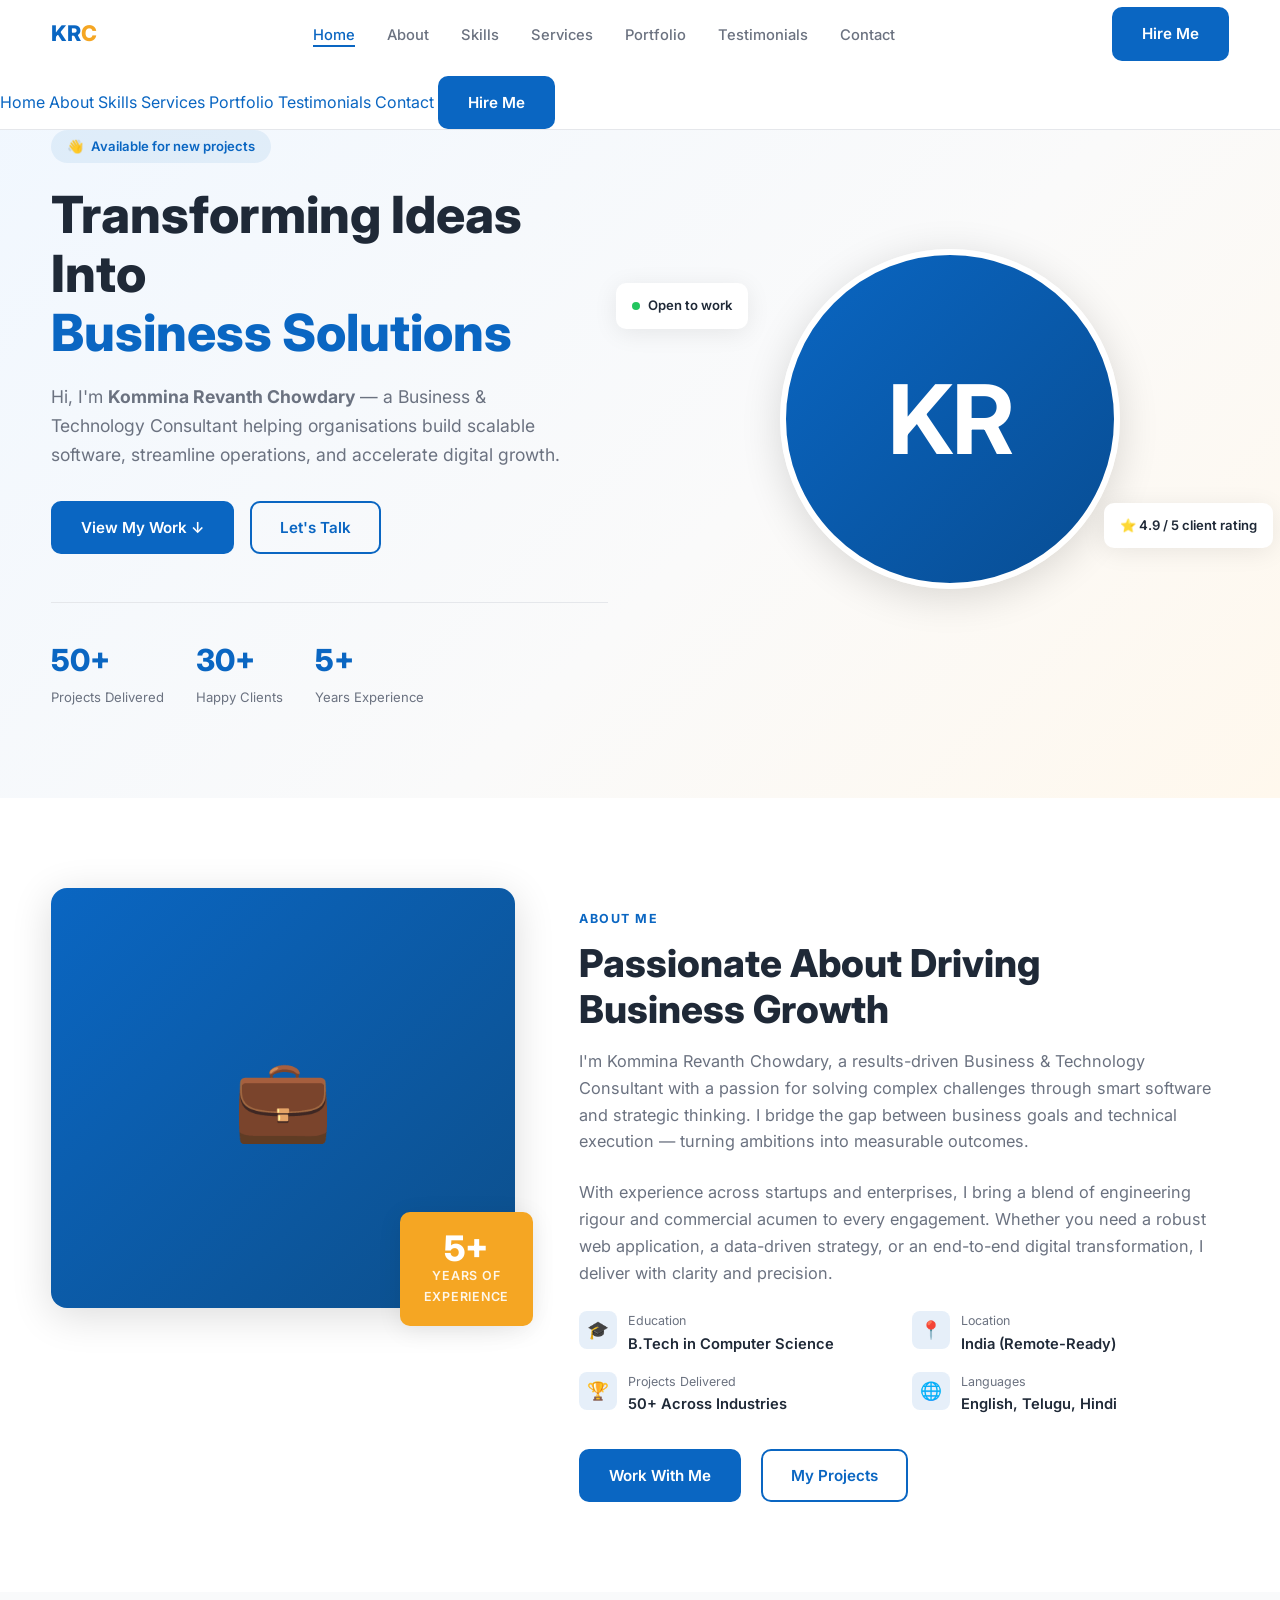
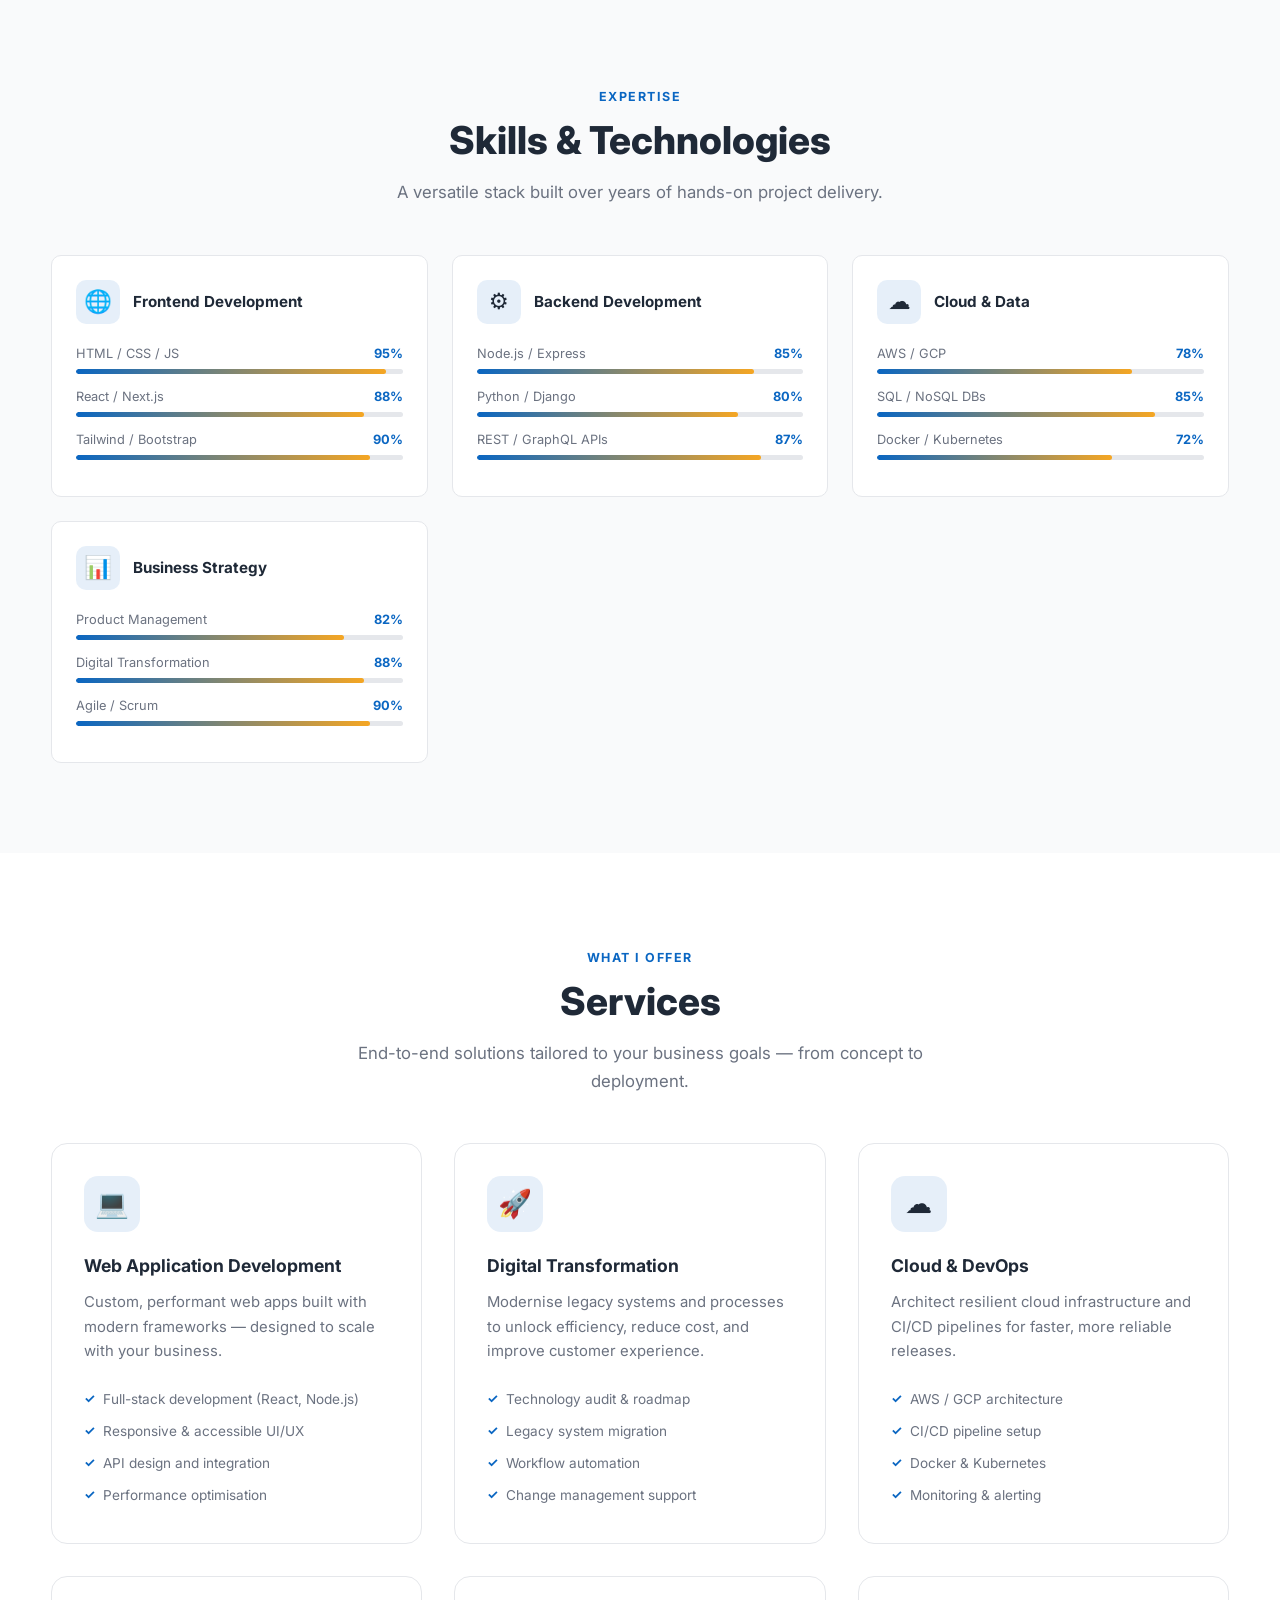
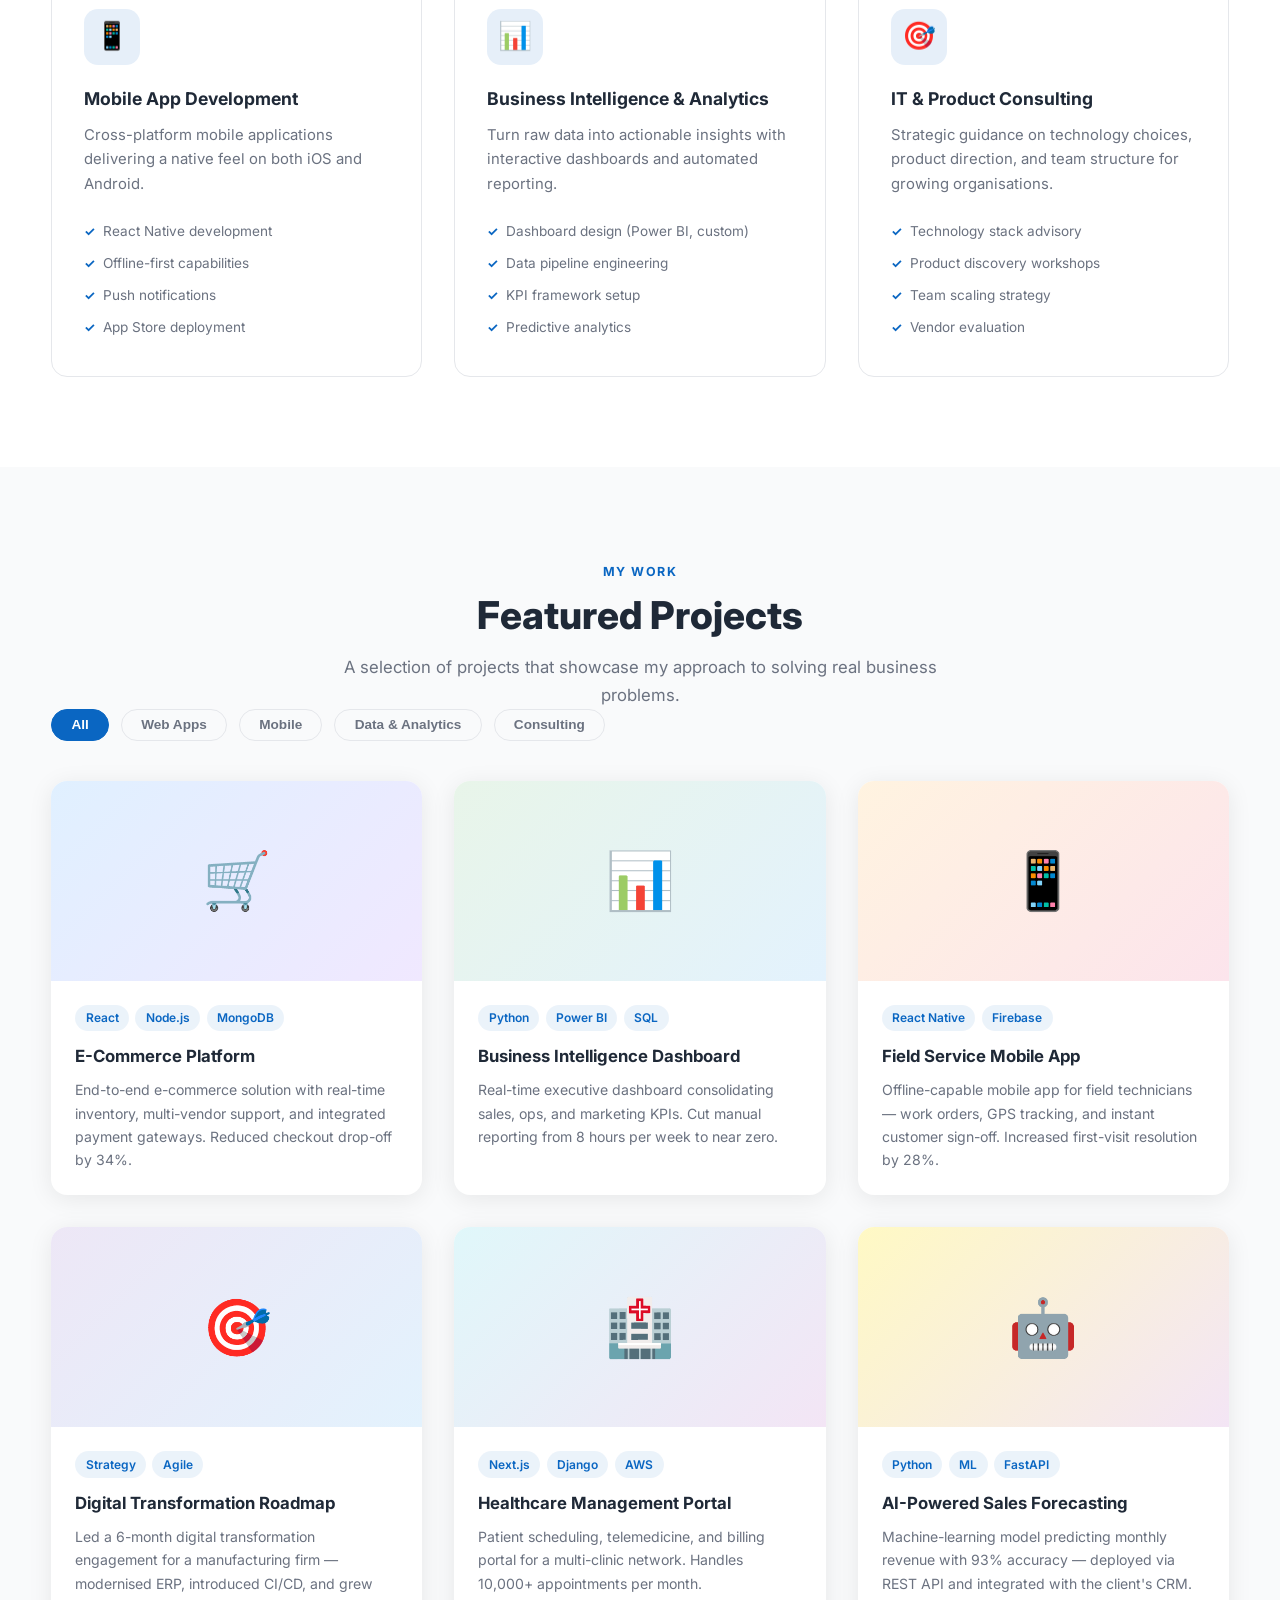
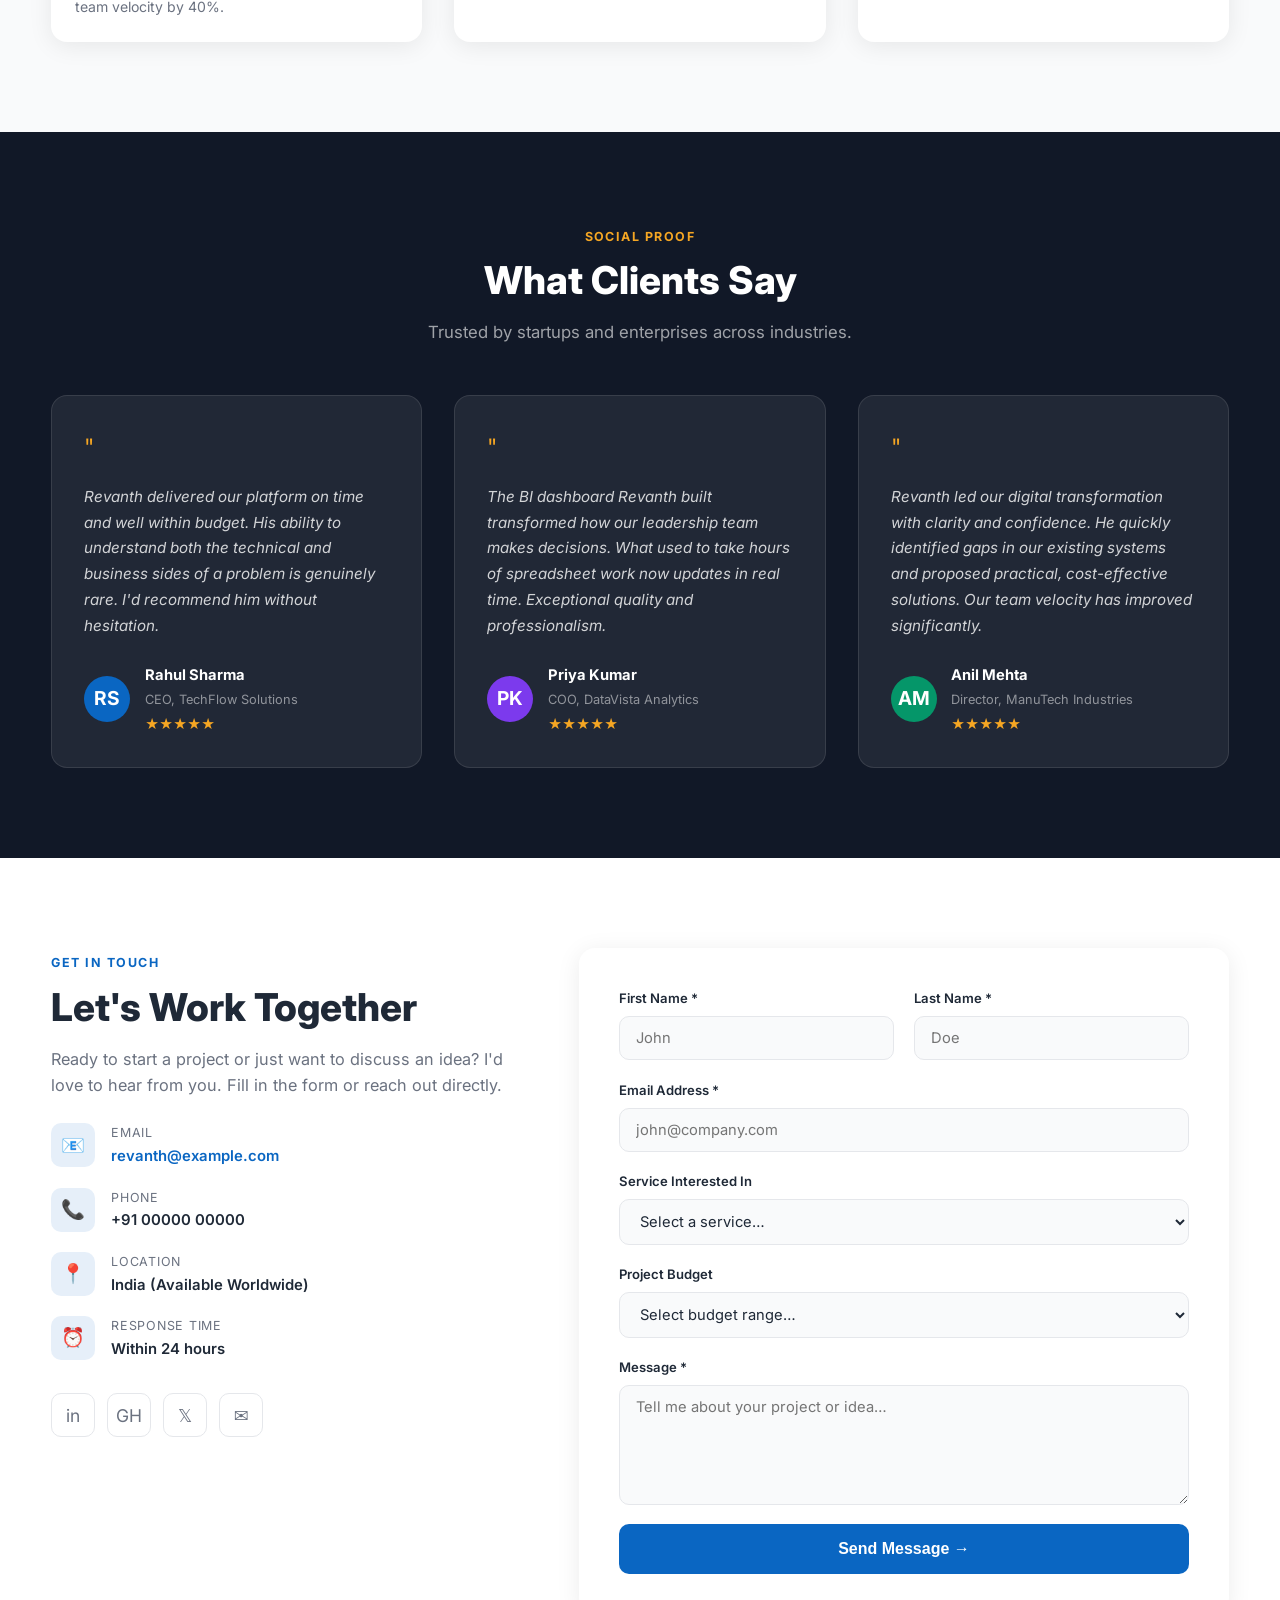
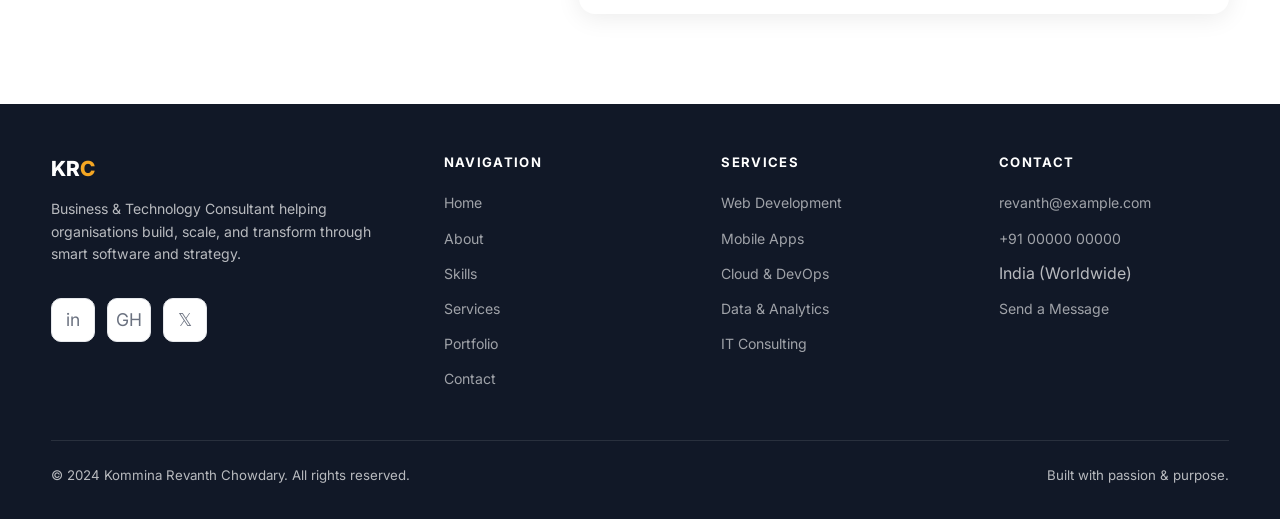
<file: index.html>
<!DOCTYPE html>
<html lang="en">
<head>
  <meta charset="UTF-8" />
  <meta name="viewport" content="width=device-width, initial-scale=1.0" />
  <meta name="description" content="Kommina Revanth Chowdary — Business & Technology Consultant. Delivering innovative solutions in software development, digital transformation, and strategic consulting." />
  <meta name="keywords" content="Kommina Revanth, business portfolio, software developer, consultant, technology, digital transformation" />
  <meta property="og:title" content="Kommina Revanth Chowdary | Business Portfolio" />
  <meta property="og:description" content="Business & Technology Consultant specializing in software solutions and digital transformation." />
  <title>Kommina Revanth Chowdary | Business Portfolio</title>
  <link rel="preconnect" href="https://fonts.googleapis.com" />
  <link rel="preconnect" href="https://fonts.gstatic.com" crossorigin />
  <link href="https://fonts.googleapis.com/css2?family=Inter:wght@400;500;600;700;800&display=swap" rel="stylesheet" />
  <link rel="stylesheet" href="style.css" />
</head>
<body>

<!-- ===== NAVBAR ===== -->
<header class="navbar" role="banner">
  <div class="container navbar__inner">
    <a href="#home" class="navbar__logo">KR<span>C</span></a>

    <nav aria-label="Main navigation">
      <ul class="navbar__links">
        <li><a href="#home" class="active">Home</a></li>
        <li><a href="#about">About</a></li>
        <li><a href="#skills">Skills</a></li>
        <li><a href="#services">Services</a></li>
        <li><a href="#portfolio">Portfolio</a></li>
        <li><a href="#testimonials">Testimonials</a></li>
        <li><a href="#contact">Contact</a></li>
      </ul>
    </nav>

    <div class="navbar__cta">
      <a href="#contact" class="btn btn-primary">Hire Me</a>
    </div>

    <button class="navbar__toggle" aria-label="Toggle navigation" aria-expanded="false">
      <span></span><span></span><span></span>
    </button>
  </div>

  <!-- Mobile menu -->
  <nav class="navbar__mobile" aria-label="Mobile navigation">
    <a href="#home">Home</a>
    <a href="#about">About</a>
    <a href="#skills">Skills</a>
    <a href="#services">Services</a>
    <a href="#portfolio">Portfolio</a>
    <a href="#testimonials">Testimonials</a>
    <a href="#contact">Contact</a>
    <a href="#contact" class="btn btn-primary" style="text-align:center;margin-top:.5rem;">Hire Me</a>
  </nav>
</header>

<!-- ===== HERO ===== -->
<section class="hero" id="home">
  <div class="container hero__inner">
    <div class="hero__content">
      <div class="hero__eyebrow">
        <span>👋</span> Available for new projects
      </div>
      <h1 class="hero__title">
        Transforming Ideas Into<br>
        <span>Business Solutions</span>
      </h1>
      <p class="hero__desc">
        Hi, I'm <strong>Kommina Revanth Chowdary</strong> — a Business &amp; Technology Consultant
        helping organisations build scalable software, streamline operations, and accelerate
        digital growth.
      </p>
      <div class="hero__actions">
        <a href="#portfolio" class="btn btn-primary">View My Work ↓</a>
        <a href="#contact" class="btn btn-outline">Let's Talk</a>
      </div>
      <div class="hero__stats">
        <div>
          <div class="hero__stat-num" data-target="50" data-suffix="+">0+</div>
          <div class="hero__stat-label">Projects Delivered</div>
        </div>
        <div>
          <div class="hero__stat-num" data-target="30" data-suffix="+">0+</div>
          <div class="hero__stat-label">Happy Clients</div>
        </div>
        <div>
          <div class="hero__stat-num" data-target="5" data-suffix="+">0+</div>
          <div class="hero__stat-label">Years Experience</div>
        </div>
      </div>
    </div>

    <div class="hero__image-wrap">
      <div class="hero__avatar-placeholder">KR</div>
      <div class="hero__badge hero__badge--tl">
        <span class="dot"></span> Open to work
      </div>
      <div class="hero__badge hero__badge--br">
        ⭐ 4.9 / 5 client rating
      </div>
    </div>
  </div>
</section>

<!-- ===== ABOUT ===== -->
<section class="section section--alt" id="about">
  <div class="container">
    <div class="about__inner">
      <div class="about__image-col fade-up" data-delay="0">
        <div class="about__img-card">💼</div>
        <div class="about__experience-badge">
          <div class="about__exp-num">5+</div>
          <div class="about__exp-text">Years of<br>Experience</div>
        </div>
      </div>

      <div class="about__content">
        <span class="section-label fade-up" data-delay="1">About Me</span>
        <h2 class="section-title fade-up" data-delay="2">Passionate About Driving<br>Business Growth</h2>
        <p class="about__bio fade-up" data-delay="3">
          I'm Kommina Revanth Chowdary, a results-driven Business &amp; Technology Consultant
          with a passion for solving complex challenges through smart software and strategic
          thinking. I bridge the gap between business goals and technical execution — turning
          ambitions into measurable outcomes.
        </p>
        <p class="about__bio fade-up" data-delay="4">
          With experience across startups and enterprises, I bring a blend of engineering
          rigour and commercial acumen to every engagement. Whether you need a robust web
          application, a data-driven strategy, or an end-to-end digital transformation, I
          deliver with clarity and precision.
        </p>

        <div class="about__highlights fade-up" data-delay="5">
          <div class="about__highlight">
            <div class="about__highlight-icon">🎓</div>
            <div>
              <div class="about__highlight-label">Education</div>
              <div class="about__highlight-value">B.Tech in Computer Science</div>
            </div>
          </div>
          <div class="about__highlight">
            <div class="about__highlight-icon">📍</div>
            <div>
              <div class="about__highlight-label">Location</div>
              <div class="about__highlight-value">India (Remote-Ready)</div>
            </div>
          </div>
          <div class="about__highlight">
            <div class="about__highlight-icon">🏆</div>
            <div>
              <div class="about__highlight-label">Projects Delivered</div>
              <div class="about__highlight-value">50+ Across Industries</div>
            </div>
          </div>
          <div class="about__highlight">
            <div class="about__highlight-icon">🌐</div>
            <div>
              <div class="about__highlight-label">Languages</div>
              <div class="about__highlight-value">English, Telugu, Hindi</div>
            </div>
          </div>
        </div>

        <div class="fade-up" data-delay="6">
          <a href="#contact" class="btn btn-primary">Work With Me</a>
          <a href="#portfolio" class="btn btn-outline" style="margin-left:1rem;">My Projects</a>
        </div>
      </div>
    </div>
  </div>
</section>

<!-- ===== SKILLS ===== -->
<section class="section" id="skills">
  <div class="container">
    <div class="text-center">
      <span class="section-label fade-up" data-delay="0">Expertise</span>
      <h2 class="section-title fade-up" data-delay="1">Skills &amp; Technologies</h2>
      <p class="section-subtitle fade-up" data-delay="2">
        A versatile stack built over years of hands-on project delivery.
      </p>
    </div>

    <div class="skills__grid">
      <!-- Frontend -->
      <div class="skill-card fade-up" data-delay="1">
        <div class="skill-card__header">
          <div class="skill-card__icon">🌐</div>
          <div class="skill-card__name">Frontend Development</div>
        </div>
        <div class="skill-bar">
          <div class="skill-bar__meta">
            <span class="skill-bar__label">HTML / CSS / JS</span>
            <span class="skill-bar__pct">95%</span>
          </div>
          <div class="skill-bar__track"><div class="skill-bar__fill" data-pct="95"></div></div>
        </div>
        <div class="skill-bar">
          <div class="skill-bar__meta">
            <span class="skill-bar__label">React / Next.js</span>
            <span class="skill-bar__pct">88%</span>
          </div>
          <div class="skill-bar__track"><div class="skill-bar__fill" data-pct="88"></div></div>
        </div>
        <div class="skill-bar">
          <div class="skill-bar__meta">
            <span class="skill-bar__label">Tailwind / Bootstrap</span>
            <span class="skill-bar__pct">90%</span>
          </div>
          <div class="skill-bar__track"><div class="skill-bar__fill" data-pct="90"></div></div>
        </div>
      </div>

      <!-- Backend -->
      <div class="skill-card fade-up" data-delay="2">
        <div class="skill-card__header">
          <div class="skill-card__icon">⚙️</div>
          <div class="skill-card__name">Backend Development</div>
        </div>
        <div class="skill-bar">
          <div class="skill-bar__meta">
            <span class="skill-bar__label">Node.js / Express</span>
            <span class="skill-bar__pct">85%</span>
          </div>
          <div class="skill-bar__track"><div class="skill-bar__fill" data-pct="85"></div></div>
        </div>
        <div class="skill-bar">
          <div class="skill-bar__meta">
            <span class="skill-bar__label">Python / Django</span>
            <span class="skill-bar__pct">80%</span>
          </div>
          <div class="skill-bar__track"><div class="skill-bar__fill" data-pct="80"></div></div>
        </div>
        <div class="skill-bar">
          <div class="skill-bar__meta">
            <span class="skill-bar__label">REST / GraphQL APIs</span>
            <span class="skill-bar__pct">87%</span>
          </div>
          <div class="skill-bar__track"><div class="skill-bar__fill" data-pct="87"></div></div>
        </div>
      </div>

      <!-- Data & Cloud -->
      <div class="skill-card fade-up" data-delay="3">
        <div class="skill-card__header">
          <div class="skill-card__icon">☁️</div>
          <div class="skill-card__name">Cloud &amp; Data</div>
        </div>
        <div class="skill-bar">
          <div class="skill-bar__meta">
            <span class="skill-bar__label">AWS / GCP</span>
            <span class="skill-bar__pct">78%</span>
          </div>
          <div class="skill-bar__track"><div class="skill-bar__fill" data-pct="78"></div></div>
        </div>
        <div class="skill-bar">
          <div class="skill-bar__meta">
            <span class="skill-bar__label">SQL / NoSQL DBs</span>
            <span class="skill-bar__pct">85%</span>
          </div>
          <div class="skill-bar__track"><div class="skill-bar__fill" data-pct="85"></div></div>
        </div>
        <div class="skill-bar">
          <div class="skill-bar__meta">
            <span class="skill-bar__label">Docker / Kubernetes</span>
            <span class="skill-bar__pct">72%</span>
          </div>
          <div class="skill-bar__track"><div class="skill-bar__fill" data-pct="72"></div></div>
        </div>
      </div>

      <!-- Business & Strategy -->
      <div class="skill-card fade-up" data-delay="4">
        <div class="skill-card__header">
          <div class="skill-card__icon">📊</div>
          <div class="skill-card__name">Business Strategy</div>
        </div>
        <div class="skill-bar">
          <div class="skill-bar__meta">
            <span class="skill-bar__label">Product Management</span>
            <span class="skill-bar__pct">82%</span>
          </div>
          <div class="skill-bar__track"><div class="skill-bar__fill" data-pct="82"></div></div>
        </div>
        <div class="skill-bar">
          <div class="skill-bar__meta">
            <span class="skill-bar__label">Digital Transformation</span>
            <span class="skill-bar__pct">88%</span>
          </div>
          <div class="skill-bar__track"><div class="skill-bar__fill" data-pct="88"></div></div>
        </div>
        <div class="skill-bar">
          <div class="skill-bar__meta">
            <span class="skill-bar__label">Agile / Scrum</span>
            <span class="skill-bar__pct">90%</span>
          </div>
          <div class="skill-bar__track"><div class="skill-bar__fill" data-pct="90"></div></div>
        </div>
      </div>
    </div>
  </div>
</section>

<!-- ===== SERVICES ===== -->
<section class="section section--alt" id="services">
  <div class="container">
    <div class="text-center">
      <span class="section-label fade-up" data-delay="0">What I Offer</span>
      <h2 class="section-title fade-up" data-delay="1">Services</h2>
      <p class="section-subtitle fade-up" data-delay="2">
        End-to-end solutions tailored to your business goals — from concept to deployment.
      </p>
    </div>

    <div class="services__grid">
      <div class="service-card fade-up" data-delay="1">
        <div class="service-card__icon">💻</div>
        <h3 class="service-card__title">Web Application Development</h3>
        <p class="service-card__desc">
          Custom, performant web apps built with modern frameworks — designed to scale
          with your business.
        </p>
        <ul class="service-card__features">
          <li>Full-stack development (React, Node.js)</li>
          <li>Responsive &amp; accessible UI/UX</li>
          <li>API design and integration</li>
          <li>Performance optimisation</li>
        </ul>
      </div>

      <div class="service-card fade-up" data-delay="2">
        <div class="service-card__icon">🚀</div>
        <h3 class="service-card__title">Digital Transformation</h3>
        <p class="service-card__desc">
          Modernise legacy systems and processes to unlock efficiency, reduce cost, and
          improve customer experience.
        </p>
        <ul class="service-card__features">
          <li>Technology audit &amp; roadmap</li>
          <li>Legacy system migration</li>
          <li>Workflow automation</li>
          <li>Change management support</li>
        </ul>
      </div>

      <div class="service-card fade-up" data-delay="3">
        <div class="service-card__icon">☁️</div>
        <h3 class="service-card__title">Cloud &amp; DevOps</h3>
        <p class="service-card__desc">
          Architect resilient cloud infrastructure and CI/CD pipelines for faster,
          more reliable releases.
        </p>
        <ul class="service-card__features">
          <li>AWS / GCP architecture</li>
          <li>CI/CD pipeline setup</li>
          <li>Docker &amp; Kubernetes</li>
          <li>Monitoring &amp; alerting</li>
        </ul>
      </div>

      <div class="service-card fade-up" data-delay="1">
        <div class="service-card__icon">📱</div>
        <h3 class="service-card__title">Mobile App Development</h3>
        <p class="service-card__desc">
          Cross-platform mobile applications delivering a native feel on both iOS
          and Android.
        </p>
        <ul class="service-card__features">
          <li>React Native development</li>
          <li>Offline-first capabilities</li>
          <li>Push notifications</li>
          <li>App Store deployment</li>
        </ul>
      </div>

      <div class="service-card fade-up" data-delay="2">
        <div class="service-card__icon">📊</div>
        <h3 class="service-card__title">Business Intelligence &amp; Analytics</h3>
        <p class="service-card__desc">
          Turn raw data into actionable insights with interactive dashboards and
          automated reporting.
        </p>
        <ul class="service-card__features">
          <li>Dashboard design (Power BI, custom)</li>
          <li>Data pipeline engineering</li>
          <li>KPI framework setup</li>
          <li>Predictive analytics</li>
        </ul>
      </div>

      <div class="service-card fade-up" data-delay="3">
        <div class="service-card__icon">🎯</div>
        <h3 class="service-card__title">IT &amp; Product Consulting</h3>
        <p class="service-card__desc">
          Strategic guidance on technology choices, product direction, and team
          structure for growing organisations.
        </p>
        <ul class="service-card__features">
          <li>Technology stack advisory</li>
          <li>Product discovery workshops</li>
          <li>Team scaling strategy</li>
          <li>Vendor evaluation</li>
        </ul>
      </div>
    </div>
  </div>
</section>

<!-- ===== PORTFOLIO ===== -->
<section class="section" id="portfolio">
  <div class="container">
    <div class="text-center">
      <span class="section-label fade-up" data-delay="0">My Work</span>
      <h2 class="section-title fade-up" data-delay="1">Featured Projects</h2>
      <p class="section-subtitle fade-up" data-delay="2">
        A selection of projects that showcase my approach to solving real business problems.
      </p>
    </div>

    <div class="portfolio__filters fade-up" data-delay="3">
      <button class="filter-btn active" data-filter="all">All</button>
      <button class="filter-btn" data-filter="web">Web Apps</button>
      <button class="filter-btn" data-filter="mobile">Mobile</button>
      <button class="filter-btn" data-filter="data">Data &amp; Analytics</button>
      <button class="filter-btn" data-filter="consulting">Consulting</button>
    </div>

    <div class="portfolio__grid">
      <div class="project-card fade-up" data-delay="1" data-category="web">
        <div class="project-card__thumb">
          🛒
          <div class="project-card__thumb-alt">
            <a href="#portfolio" title="Live Demo">🔗</a>
            <a href="#portfolio" title="Source Code">📂</a>
          </div>
        </div>
        <div class="project-card__body">
          <div class="project-card__tags">
            <span class="project-card__tag">React</span>
            <span class="project-card__tag">Node.js</span>
            <span class="project-card__tag">MongoDB</span>
          </div>
          <h3 class="project-card__title">E-Commerce Platform</h3>
          <p class="project-card__desc">
            End-to-end e-commerce solution with real-time inventory, multi-vendor support,
            and integrated payment gateways. Reduced checkout drop-off by 34%.
          </p>
        </div>
      </div>

      <div class="project-card fade-up" data-delay="2" data-category="data">
        <div class="project-card__thumb" style="background: linear-gradient(135deg,#e8f5e9,#e3f2fd);">
          📊
          <div class="project-card__thumb-alt">
            <a href="#portfolio" title="Live Demo">🔗</a>
            <a href="#portfolio" title="Source Code">📂</a>
          </div>
        </div>
        <div class="project-card__body">
          <div class="project-card__tags">
            <span class="project-card__tag">Python</span>
            <span class="project-card__tag">Power BI</span>
            <span class="project-card__tag">SQL</span>
          </div>
          <h3 class="project-card__title">Business Intelligence Dashboard</h3>
          <p class="project-card__desc">
            Real-time executive dashboard consolidating sales, ops, and marketing KPIs.
            Cut manual reporting from 8 hours per week to near zero.
          </p>
        </div>
      </div>

      <div class="project-card fade-up" data-delay="3" data-category="mobile">
        <div class="project-card__thumb" style="background: linear-gradient(135deg,#fff3e0,#fce4ec);">
          📱
          <div class="project-card__thumb-alt">
            <a href="#portfolio" title="Live Demo">🔗</a>
            <a href="#portfolio" title="Source Code">📂</a>
          </div>
        </div>
        <div class="project-card__body">
          <div class="project-card__tags">
            <span class="project-card__tag">React Native</span>
            <span class="project-card__tag">Firebase</span>
          </div>
          <h3 class="project-card__title">Field Service Mobile App</h3>
          <p class="project-card__desc">
            Offline-capable mobile app for field technicians — work orders, GPS tracking,
            and instant customer sign-off. Increased first-visit resolution by 28%.
          </p>
        </div>
      </div>

      <div class="project-card fade-up" data-delay="1" data-category="consulting">
        <div class="project-card__thumb" style="background: linear-gradient(135deg,#ede7f6,#e3f2fd);">
          🎯
          <div class="project-card__thumb-alt">
            <a href="#portfolio" title="Case Study">🔗</a>
          </div>
        </div>
        <div class="project-card__body">
          <div class="project-card__tags">
            <span class="project-card__tag">Strategy</span>
            <span class="project-card__tag">Agile</span>
          </div>
          <h3 class="project-card__title">Digital Transformation Roadmap</h3>
          <p class="project-card__desc">
            Led a 6-month digital transformation engagement for a manufacturing firm —
            modernised ERP, introduced CI/CD, and grew team velocity by 40%.
          </p>
        </div>
      </div>

      <div class="project-card fade-up" data-delay="2" data-category="web">
        <div class="project-card__thumb" style="background: linear-gradient(135deg,#e0f7fa,#f3e5f5);">
          🏥
          <div class="project-card__thumb-alt">
            <a href="#portfolio" title="Live Demo">🔗</a>
            <a href="#portfolio" title="Source Code">📂</a>
          </div>
        </div>
        <div class="project-card__body">
          <div class="project-card__tags">
            <span class="project-card__tag">Next.js</span>
            <span class="project-card__tag">Django</span>
            <span class="project-card__tag">AWS</span>
          </div>
          <h3 class="project-card__title">Healthcare Management Portal</h3>
          <p class="project-card__desc">
            Patient scheduling, telemedicine, and billing portal for a multi-clinic network.
            Handles 10,000+ appointments per month.
          </p>
        </div>
      </div>

      <div class="project-card fade-up" data-delay="3" data-category="data">
        <div class="project-card__thumb" style="background: linear-gradient(135deg,#fff9c4,#f3e5f5);">
          🤖
          <div class="project-card__thumb-alt">
            <a href="#portfolio" title="Live Demo">🔗</a>
            <a href="#portfolio" title="Source Code">📂</a>
          </div>
        </div>
        <div class="project-card__body">
          <div class="project-card__tags">
            <span class="project-card__tag">Python</span>
            <span class="project-card__tag">ML</span>
            <span class="project-card__tag">FastAPI</span>
          </div>
          <h3 class="project-card__title">AI-Powered Sales Forecasting</h3>
          <p class="project-card__desc">
            Machine-learning model predicting monthly revenue with 93% accuracy — deployed
            via REST API and integrated with the client's CRM.
          </p>
        </div>
      </div>
    </div>
  </div>
</section>

<!-- ===== TESTIMONIALS ===== -->
<section class="section testimonials" id="testimonials">
  <div class="container">
    <div class="text-center">
      <span class="section-label fade-up" data-delay="0">Social Proof</span>
      <h2 class="section-title fade-up" data-delay="1">What Clients Say</h2>
      <p class="section-subtitle fade-up" data-delay="2">
        Trusted by startups and enterprises across industries.
      </p>
    </div>

    <div class="testimonials__grid">
      <div class="testimonial-card fade-up" data-delay="1">
        <div class="testimonial-card__quote">"</div>
        <p class="testimonial-card__text">
          Revanth delivered our platform on time and well within budget. His ability to
          understand both the technical and business sides of a problem is genuinely rare.
          I'd recommend him without hesitation.
        </p>
        <div class="testimonial-card__author">
          <div class="testimonial-card__avatar" style="background:#0a66c2;">RS</div>
          <div>
            <div class="testimonial-card__name">Rahul Sharma</div>
            <div class="testimonial-card__role">CEO, TechFlow Solutions</div>
            <div class="testimonial-card__stars">★★★★★</div>
          </div>
        </div>
      </div>

      <div class="testimonial-card fade-up" data-delay="2">
        <div class="testimonial-card__quote">"</div>
        <p class="testimonial-card__text">
          The BI dashboard Revanth built transformed how our leadership team makes
          decisions. What used to take hours of spreadsheet work now updates in real time.
          Exceptional quality and professionalism.
        </p>
        <div class="testimonial-card__author">
          <div class="testimonial-card__avatar" style="background:#7c3aed;">PK</div>
          <div>
            <div class="testimonial-card__name">Priya Kumar</div>
            <div class="testimonial-card__role">COO, DataVista Analytics</div>
            <div class="testimonial-card__stars">★★★★★</div>
          </div>
        </div>
      </div>

      <div class="testimonial-card fade-up" data-delay="3">
        <div class="testimonial-card__quote">"</div>
        <p class="testimonial-card__text">
          Revanth led our digital transformation with clarity and confidence. He quickly
          identified gaps in our existing systems and proposed practical, cost-effective
          solutions. Our team velocity has improved significantly.
        </p>
        <div class="testimonial-card__author">
          <div class="testimonial-card__avatar" style="background:#059669;">AM</div>
          <div>
            <div class="testimonial-card__name">Anil Mehta</div>
            <div class="testimonial-card__role">Director, ManuTech Industries</div>
            <div class="testimonial-card__stars">★★★★★</div>
          </div>
        </div>
      </div>
    </div>
  </div>
</section>

<!-- ===== CONTACT ===== -->
<section class="section section--alt" id="contact">
  <div class="container">
    <div class="contact__inner">
      <div>
        <span class="section-label fade-up" data-delay="0">Get In Touch</span>
        <h2 class="section-title fade-up" data-delay="1">Let's Work Together</h2>
        <p class="about__bio fade-up" data-delay="2">
          Ready to start a project or just want to discuss an idea? I'd love to hear
          from you. Fill in the form or reach out directly.
        </p>

        <div class="contact__items fade-up" data-delay="3">
          <div class="contact__item">
            <div class="contact__item-icon">📧</div>
            <div>
              <div class="contact__item-label">Email</div>
              <div class="contact__item-value">
                <a href="mailto:revanth@example.com">revanth@example.com</a>
              </div>
            </div>
          </div>
          <div class="contact__item">
            <div class="contact__item-icon">📞</div>
            <div>
              <div class="contact__item-label">Phone</div>
              <div class="contact__item-value">+91 00000 00000</div>
            </div>
          </div>
          <div class="contact__item">
            <div class="contact__item-icon">📍</div>
            <div>
              <div class="contact__item-label">Location</div>
              <div class="contact__item-value">India (Available Worldwide)</div>
            </div>
          </div>
          <div class="contact__item">
            <div class="contact__item-icon">⏰</div>
            <div>
              <div class="contact__item-label">Response Time</div>
              <div class="contact__item-value">Within 24 hours</div>
            </div>
          </div>
        </div>

        <div class="contact__social fade-up" data-delay="4">
          <a href="#" class="social-link" title="LinkedIn" aria-label="LinkedIn">in</a>
          <a href="#" class="social-link" title="GitHub" aria-label="GitHub">GH</a>
          <a href="#" class="social-link" title="Twitter / X" aria-label="Twitter">𝕏</a>
          <a href="#" class="social-link" title="Email" aria-label="Email">✉</a>
        </div>
      </div>

      <div class="contact__form fade-up" data-delay="2">
        <form novalidate>
          <div class="form__row">
            <div class="form__group">
              <label class="form__label" for="fname">First Name *</label>
              <input class="form__input" type="text" id="fname" name="fname" placeholder="John" required />
            </div>
            <div class="form__group">
              <label class="form__label" for="lname">Last Name *</label>
              <input class="form__input" type="text" id="lname" name="lname" placeholder="Doe" required />
            </div>
          </div>

          <div class="form__group">
            <label class="form__label" for="email">Email Address *</label>
            <input class="form__input" type="email" id="email" name="email" placeholder="john@company.com" required />
          </div>

          <div class="form__group">
            <label class="form__label" for="service">Service Interested In</label>
            <select class="form__select" id="service" name="service">
              <option value="">Select a service…</option>
              <option>Web Application Development</option>
              <option>Digital Transformation</option>
              <option>Cloud &amp; DevOps</option>
              <option>Mobile App Development</option>
              <option>Business Intelligence &amp; Analytics</option>
              <option>IT &amp; Product Consulting</option>
              <option>Other</option>
            </select>
          </div>

          <div class="form__group">
            <label class="form__label" for="budget">Project Budget</label>
            <select class="form__select" id="budget" name="budget">
              <option value="">Select budget range…</option>
              <option>Under ₹1 Lakh</option>
              <option>₹1 – 5 Lakhs</option>
              <option>₹5 – 15 Lakhs</option>
              <option>₹15 Lakhs+</option>
              <option>Open to discussion</option>
            </select>
          </div>

          <div class="form__group">
            <label class="form__label" for="message">Message *</label>
            <textarea class="form__textarea" id="message" name="message" placeholder="Tell me about your project or idea…" required></textarea>
          </div>

          <button type="submit" class="btn btn-primary form__submit">Send Message →</button>

          <div class="form__success" role="alert">
            ✅ Thank you! Your message has been sent. I'll get back to you within 24 hours.
          </div>
        </form>
      </div>
    </div>
  </div>
</section>

<!-- ===== FOOTER ===== -->
<footer class="footer">
  <div class="container">
    <div class="footer__inner">
      <div>
        <div class="footer__logo">KR<span>C</span></div>
        <p class="footer__tagline">
          Business &amp; Technology Consultant helping organisations build, scale, and
          transform through smart software and strategy.
        </p>
        <div class="contact__social">
          <a href="#" class="social-link" title="LinkedIn" aria-label="LinkedIn">in</a>
          <a href="#" class="social-link" title="GitHub" aria-label="GitHub">GH</a>
          <a href="#" class="social-link" title="Twitter" aria-label="Twitter">𝕏</a>
        </div>
      </div>

      <div>
        <div class="footer__heading">Navigation</div>
        <ul class="footer__links">
          <li><a href="#home">Home</a></li>
          <li><a href="#about">About</a></li>
          <li><a href="#skills">Skills</a></li>
          <li><a href="#services">Services</a></li>
          <li><a href="#portfolio">Portfolio</a></li>
          <li><a href="#contact">Contact</a></li>
        </ul>
      </div>

      <div>
        <div class="footer__heading">Services</div>
        <ul class="footer__links">
          <li><a href="#services">Web Development</a></li>
          <li><a href="#services">Mobile Apps</a></li>
          <li><a href="#services">Cloud &amp; DevOps</a></li>
          <li><a href="#services">Data &amp; Analytics</a></li>
          <li><a href="#services">IT Consulting</a></li>
        </ul>
      </div>

      <div>
        <div class="footer__heading">Contact</div>
        <ul class="footer__links">
          <li><a href="mailto:revanth@example.com">revanth@example.com</a></li>
          <li><a href="tel:+910000000000">+91 00000 00000</a></li>
          <li>India (Worldwide)</li>
          <li><a href="#contact">Send a Message</a></li>
        </ul>
      </div>
    </div>

    <div class="footer__bottom">
      <span>© 2024 Kommina Revanth Chowdary. All rights reserved.</span>
      <span>Built with passion &amp; purpose.</span>
    </div>
  </div>
</footer>

<!-- Scroll to top -->
<button class="scroll-top" aria-label="Scroll to top">↑</button>

<script src="script.js"></script>
</body>
</html>
</file>
<file: style.css>
/* ===== RESET & BASE ===== */
*, *::before, *::after {
  box-sizing: border-box;
  margin: 0;
  padding: 0;
}

:root {
  --primary:       #0a66c2;
  --primary-dark:  #084d93;
  --accent:        #f5a623;
  --bg:            #f9fafb;
  --bg-dark:       #111827;
  --surface:       #ffffff;
  --text:          #1f2937;
  --text-muted:    #6b7280;
  --border:        #e5e7eb;
  --radius:        10px;
  --shadow:        0 4px 24px rgba(0,0,0,.08);
  --shadow-lg:     0 8px 40px rgba(0,0,0,.14);
  --transition:    .3s ease;
  --font:          'Inter', 'Segoe UI', system-ui, sans-serif;
}

html { scroll-behavior: smooth; }

body {
  font-family: var(--font);
  background: var(--bg);
  color: var(--text);
  line-height: 1.65;
  font-size: 16px;
}

img { max-width: 100%; display: block; }

a { color: var(--primary); text-decoration: none; transition: color var(--transition); }
a:hover { color: var(--primary-dark); }

/* ===== UTILITY ===== */
.container {
  width: min(1200px, 92%);
  margin-inline: auto;
}

.section { padding: 90px 0; }
.section--alt { background: var(--surface); }

.section-label {
  display: inline-block;
  font-size: .78rem;
  font-weight: 700;
  letter-spacing: .12em;
  text-transform: uppercase;
  color: var(--primary);
  margin-bottom: .6rem;
}

.section-title {
  font-size: clamp(1.8rem, 3vw, 2.5rem);
  font-weight: 800;
  color: var(--text);
  line-height: 1.2;
  margin-bottom: 1rem;
}

.section-subtitle {
  font-size: 1.05rem;
  color: var(--text-muted);
  max-width: 600px;
}

.text-center { text-align: center; }
.text-center .section-subtitle { margin-inline: auto; }

.btn {
  display: inline-flex;
  align-items: center;
  gap: .5rem;
  padding: .75rem 1.75rem;
  border-radius: var(--radius);
  font-size: .95rem;
  font-weight: 600;
  cursor: pointer;
  border: 2px solid transparent;
  transition: all var(--transition);
}

.btn-primary {
  background: var(--primary);
  color: #fff;
}
.btn-primary:hover {
  background: var(--primary-dark);
  color: #fff;
  transform: translateY(-2px);
  box-shadow: 0 6px 20px rgba(10,102,194,.35);
}

.btn-outline {
  background: transparent;
  border-color: var(--primary);
  color: var(--primary);
}
.btn-outline:hover {
  background: var(--primary);
  color: #fff;
  transform: translateY(-2px);
}

.badge {
  display: inline-block;
  padding: .25rem .7rem;
  border-radius: 999px;
  font-size: .78rem;
  font-weight: 600;
  background: rgba(10,102,194,.1);
  color: var(--primary);
}

/* ===== NAVBAR ===== */
.navbar {
  position: fixed;
  top: 0;
  width: 100%;
  z-index: 1000;
  background: rgba(255,255,255,.95);
  backdrop-filter: blur(10px);
  border-bottom: 1px solid var(--border);
  transition: box-shadow var(--transition);
}

.navbar.scrolled { box-shadow: var(--shadow); }

.navbar__inner {
  display: flex;
  align-items: center;
  justify-content: space-between;
  height: 68px;
}

.navbar__logo {
  font-size: 1.35rem;
  font-weight: 800;
  color: var(--primary);
  letter-spacing: -.01em;
}

.navbar__logo span { color: var(--accent); }

.navbar__links {
  display: flex;
  gap: 2rem;
  list-style: none;
}

.navbar__links a {
  font-size: .92rem;
  font-weight: 500;
  color: var(--text-muted);
  position: relative;
}

.navbar__links a::after {
  content: '';
  position: absolute;
  bottom: -3px; left: 0;
  width: 0; height: 2px;
  background: var(--primary);
  transition: width var(--transition);
}

.navbar__links a:hover,
.navbar__links a.active {
  color: var(--primary);
}

.navbar__links a:hover::after,
.navbar__links a.active::after { width: 100%; }

.navbar__cta { display: flex; gap: .75rem; }

.navbar__toggle {
  display: none;
  background: none;
  border: none;
  cursor: pointer;
  padding: .4rem;
}

.navbar__toggle span {
  display: block;
  width: 24px; height: 2px;
  background: var(--text);
  margin: 5px 0;
  transition: all var(--transition);
}

/* ===== HERO ===== */
.hero {
  padding-top: 130px;
  padding-bottom: 90px;
  background: linear-gradient(135deg, #f0f7ff 0%, #fafafa 60%, #fff8ed 100%);
  overflow: hidden;
  position: relative;
}

.hero__inner {
  display: grid;
  grid-template-columns: 1fr 1fr;
  align-items: center;
  gap: 4rem;
}

.hero__eyebrow {
  display: inline-flex;
  align-items: center;
  gap: .5rem;
  background: rgba(10,102,194,.08);
  padding: .35rem 1rem;
  border-radius: 999px;
  font-size: .82rem;
  font-weight: 600;
  color: var(--primary);
  margin-bottom: 1.4rem;
}

.hero__title {
  font-size: clamp(2rem, 4vw, 3.2rem);
  font-weight: 800;
  line-height: 1.15;
  color: var(--text);
  margin-bottom: 1.25rem;
}

.hero__title span { color: var(--primary); }

.hero__desc {
  font-size: 1.1rem;
  color: var(--text-muted);
  margin-bottom: 2rem;
  max-width: 520px;
}

.hero__actions { display: flex; gap: 1rem; flex-wrap: wrap; }

.hero__stats {
  display: flex;
  gap: 2rem;
  margin-top: 3rem;
  padding-top: 2rem;
  border-top: 1px solid var(--border);
}

.hero__stat-num {
  font-size: 1.9rem;
  font-weight: 800;
  color: var(--primary);
}

.hero__stat-label {
  font-size: .82rem;
  color: var(--text-muted);
  margin-top: .1rem;
}

.hero__image-wrap {
  position: relative;
  display: flex;
  justify-content: center;
}

.hero__avatar {
  width: 340px;
  height: 340px;
  border-radius: 50%;
  object-fit: cover;
  border: 6px solid var(--surface);
  box-shadow: var(--shadow-lg);
}

.hero__avatar-placeholder {
  width: 340px;
  height: 340px;
  border-radius: 50%;
  background: linear-gradient(135deg, var(--primary) 0%, var(--primary-dark) 100%);
  display: flex;
  align-items: center;
  justify-content: center;
  font-size: 6rem;
  color: #fff;
  border: 6px solid var(--surface);
  box-shadow: var(--shadow-lg);
  font-weight: 700;
  letter-spacing: -.02em;
}

.hero__badge {
  position: absolute;
  background: var(--surface);
  border-radius: var(--radius);
  padding: .75rem 1rem;
  box-shadow: var(--shadow);
  font-size: .82rem;
  font-weight: 600;
  display: flex;
  align-items: center;
  gap: .5rem;
}

.hero__badge--tl { top: 10%; left: -10%; }
.hero__badge--br { bottom: 12%; right: -8%; }

.hero__badge .dot {
  width: 8px; height: 8px;
  border-radius: 50%;
  background: #22c55e;
}

/* ===== ABOUT ===== */
.about__inner {
  display: grid;
  grid-template-columns: 1fr 1.4fr;
  gap: 4rem;
  align-items: start;
}

.about__image-col { position: relative; }

.about__img-card {
  border-radius: 16px;
  overflow: hidden;
  box-shadow: var(--shadow-lg);
  background: linear-gradient(135deg, var(--primary) 0%, #0d4f8b 100%);
  height: 420px;
  display: flex;
  align-items: center;
  justify-content: center;
  color: #fff;
  font-size: 5rem;
}

.about__experience-badge {
  position: absolute;
  bottom: -18px;
  right: -18px;
  background: var(--accent);
  color: #fff;
  border-radius: var(--radius);
  padding: 1.2rem 1.5rem;
  text-align: center;
  box-shadow: var(--shadow);
}

.about__exp-num {
  font-size: 2.2rem;
  font-weight: 800;
  line-height: 1;
}

.about__exp-text {
  font-size: .78rem;
  font-weight: 600;
  text-transform: uppercase;
  letter-spacing: .06em;
  opacity: .9;
}

.about__content { padding-top: 1rem; }

.about__bio {
  color: var(--text-muted);
  margin-bottom: 1.5rem;
  font-size: 1.02rem;
}

.about__highlights {
  display: grid;
  grid-template-columns: 1fr 1fr;
  gap: 1rem;
  margin-bottom: 2rem;
}

.about__highlight {
  display: flex;
  align-items: flex-start;
  gap: .7rem;
}

.about__highlight-icon {
  width: 38px; height: 38px;
  flex-shrink: 0;
  border-radius: 8px;
  background: rgba(10,102,194,.1);
  display: flex;
  align-items: center;
  justify-content: center;
  font-size: 1.1rem;
}

.about__highlight-label {
  font-size: .78rem;
  color: var(--text-muted);
}

.about__highlight-value {
  font-size: .92rem;
  font-weight: 600;
  color: var(--text);
}

/* ===== SKILLS ===== */
.skills__grid {
  display: grid;
  grid-template-columns: repeat(auto-fill, minmax(280px, 1fr));
  gap: 1.5rem;
  margin-top: 3rem;
}

.skill-card {
  background: var(--surface);
  border: 1px solid var(--border);
  border-radius: var(--radius);
  padding: 1.5rem;
  transition: all var(--transition);
}

.skill-card:hover {
  border-color: var(--primary);
  box-shadow: var(--shadow);
  transform: translateY(-3px);
}

.skill-card__header {
  display: flex;
  align-items: center;
  gap: .8rem;
  margin-bottom: 1.2rem;
}

.skill-card__icon {
  width: 44px; height: 44px;
  border-radius: 10px;
  background: rgba(10,102,194,.1);
  display: flex;
  align-items: center;
  justify-content: center;
  font-size: 1.4rem;
}

.skill-card__name {
  font-weight: 700;
  font-size: .95rem;
}

.skill-bar { margin-bottom: .75rem; }

.skill-bar__meta {
  display: flex;
  justify-content: space-between;
  font-size: .8rem;
  margin-bottom: .3rem;
}

.skill-bar__label { color: var(--text-muted); }
.skill-bar__pct { font-weight: 700; color: var(--primary); }

.skill-bar__track {
  height: 5px;
  background: var(--border);
  border-radius: 999px;
  overflow: hidden;
}

.skill-bar__fill {
  height: 100%;
  background: linear-gradient(90deg, var(--primary), var(--accent));
  border-radius: 999px;
  width: 0;
  transition: width 1.2s cubic-bezier(.4,0,.2,1);
}

/* ===== SERVICES ===== */
.services__grid {
  display: grid;
  grid-template-columns: repeat(auto-fill, minmax(300px, 1fr));
  gap: 2rem;
  margin-top: 3rem;
}

.service-card {
  background: var(--surface);
  border: 1px solid var(--border);
  border-radius: 16px;
  padding: 2rem;
  transition: all var(--transition);
  position: relative;
  overflow: hidden;
}

.service-card::before {
  content: '';
  position: absolute;
  top: 0; left: 0;
  width: 4px;
  height: 100%;
  background: var(--primary);
  transform: scaleY(0);
  transition: transform var(--transition);
  transform-origin: bottom;
}

.service-card:hover {
  box-shadow: var(--shadow-lg);
  transform: translateY(-5px);
}

.service-card:hover::before { transform: scaleY(1); }

.service-card__icon {
  width: 56px; height: 56px;
  border-radius: 14px;
  background: rgba(10,102,194,.1);
  display: flex;
  align-items: center;
  justify-content: center;
  font-size: 1.7rem;
  margin-bottom: 1.2rem;
  transition: background var(--transition);
}

.service-card:hover .service-card__icon {
  background: rgba(10,102,194,.2);
}

.service-card__title {
  font-size: 1.1rem;
  font-weight: 700;
  margin-bottom: .6rem;
}

.service-card__desc {
  color: var(--text-muted);
  font-size: .93rem;
  margin-bottom: 1.2rem;
}

.service-card__features {
  list-style: none;
}

.service-card__features li {
  font-size: .85rem;
  color: var(--text-muted);
  padding: .3rem 0;
  display: flex;
  align-items: center;
  gap: .5rem;
}

.service-card__features li::before {
  content: '✓';
  color: var(--primary);
  font-weight: 700;
  font-size: .8rem;
}

/* ===== PORTFOLIO ===== */
.portfolio__filters {
  display: flex;
  gap: .75rem;
  flex-wrap: wrap;
  margin-bottom: 2.5rem;
}

.filter-btn {
  padding: .45rem 1.2rem;
  border-radius: 999px;
  border: 1.5px solid var(--border);
  background: transparent;
  color: var(--text-muted);
  font-size: .85rem;
  font-weight: 600;
  cursor: pointer;
  transition: all var(--transition);
}

.filter-btn:hover,
.filter-btn.active {
  background: var(--primary);
  border-color: var(--primary);
  color: #fff;
}

.portfolio__grid {
  display: grid;
  grid-template-columns: repeat(auto-fill, minmax(320px, 1fr));
  gap: 2rem;
}

.project-card {
  background: var(--surface);
  border-radius: 16px;
  overflow: hidden;
  box-shadow: var(--shadow);
  transition: all var(--transition);
  display: flex;
  flex-direction: column;
}

.project-card:hover {
  box-shadow: var(--shadow-lg);
  transform: translateY(-6px);
}

.project-card__thumb {
  height: 200px;
  display: flex;
  align-items: center;
  justify-content: center;
  font-size: 3.5rem;
  background: linear-gradient(135deg, #e0f0ff 0%, #f0e8ff 100%);
  position: relative;
  overflow: hidden;
}

.project-card__thumb-alt {
  position: absolute;
  inset: 0;
  background: rgba(10,102,194,.85);
  display: flex;
  align-items: center;
  justify-content: center;
  gap: 1rem;
  opacity: 0;
  transition: opacity var(--transition);
}

.project-card:hover .project-card__thumb-alt { opacity: 1; }

.project-card__thumb-alt a {
  width: 44px; height: 44px;
  border-radius: 50%;
  background: #fff;
  display: flex;
  align-items: center;
  justify-content: center;
  font-size: 1.1rem;
  color: var(--primary);
  transition: transform var(--transition);
}

.project-card__thumb-alt a:hover { transform: scale(1.15); }

.project-card__body {
  padding: 1.5rem;
  flex: 1;
  display: flex;
  flex-direction: column;
}

.project-card__tags {
  display: flex;
  flex-wrap: wrap;
  gap: .4rem;
  margin-bottom: .75rem;
}

.project-card__tag {
  font-size: .75rem;
  font-weight: 600;
  padding: .2rem .65rem;
  border-radius: 999px;
  background: rgba(10,102,194,.08);
  color: var(--primary);
}

.project-card__title {
  font-size: 1.05rem;
  font-weight: 700;
  margin-bottom: .5rem;
}

.project-card__desc {
  font-size: .88rem;
  color: var(--text-muted);
  flex: 1;
}

/* ===== TESTIMONIALS ===== */
.testimonials {
  background: var(--bg-dark);
  color: #fff;
}

.testimonials .section-title { color: #fff; }
.testimonials .section-label { color: var(--accent); }
.testimonials .section-subtitle { color: rgba(255,255,255,.6); }

.testimonials__grid {
  display: grid;
  grid-template-columns: repeat(auto-fill, minmax(320px, 1fr));
  gap: 2rem;
  margin-top: 3rem;
}

.testimonial-card {
  background: rgba(255,255,255,.07);
  border: 1px solid rgba(255,255,255,.1);
  border-radius: 16px;
  padding: 2rem;
  transition: all var(--transition);
}

.testimonial-card:hover {
  background: rgba(255,255,255,.1);
  transform: translateY(-4px);
}

.testimonial-card__quote {
  font-size: 1.5rem;
  color: var(--accent);
  margin-bottom: 1rem;
}

.testimonial-card__text {
  font-size: .95rem;
  color: rgba(255,255,255,.8);
  line-height: 1.7;
  margin-bottom: 1.5rem;
  font-style: italic;
}

.testimonial-card__author {
  display: flex;
  align-items: center;
  gap: .9rem;
}

.testimonial-card__avatar {
  width: 46px; height: 46px;
  border-radius: 50%;
  display: flex;
  align-items: center;
  justify-content: center;
  font-size: 1.2rem;
  font-weight: 700;
  color: #fff;
  flex-shrink: 0;
}

.testimonial-card__name {
  font-weight: 700;
  font-size: .92rem;
}

.testimonial-card__role {
  font-size: .8rem;
  color: rgba(255,255,255,.5);
  margin-top: .1rem;
}

.testimonial-card__stars {
  color: var(--accent);
  font-size: .85rem;
  margin-top: .2rem;
}

/* ===== CONTACT ===== */
.contact__inner {
  display: grid;
  grid-template-columns: 1fr 1.4fr;
  gap: 4rem;
  align-items: start;
}

.contact__info-title {
  font-size: 1.3rem;
  font-weight: 700;
  margin-bottom: .75rem;
}

.contact__info-text {
  color: var(--text-muted);
  margin-bottom: 2rem;
  font-size: .95rem;
}

.contact__items { display: flex; flex-direction: column; gap: 1.2rem; }

.contact__item {
  display: flex;
  align-items: flex-start;
  gap: 1rem;
}

.contact__item-icon {
  width: 44px; height: 44px;
  flex-shrink: 0;
  border-radius: 10px;
  background: rgba(10,102,194,.1);
  display: flex;
  align-items: center;
  justify-content: center;
  font-size: 1.2rem;
}

.contact__item-label {
  font-size: .78rem;
  color: var(--text-muted);
  text-transform: uppercase;
  letter-spacing: .06em;
}

.contact__item-value {
  font-weight: 600;
  font-size: .93rem;
  color: var(--text);
}

.contact__social {
  display: flex;
  gap: .75rem;
  margin-top: 2rem;
}

.social-link {
  width: 44px; height: 44px;
  border-radius: 10px;
  background: var(--surface);
  border: 1px solid var(--border);
  display: flex;
  align-items: center;
  justify-content: center;
  font-size: 1.1rem;
  color: var(--text-muted);
  transition: all var(--transition);
}

.social-link:hover {
  background: var(--primary);
  border-color: var(--primary);
  color: #fff;
  transform: translateY(-3px);
}

.contact__form {
  background: var(--surface);
  border-radius: 16px;
  padding: 2.5rem;
  box-shadow: var(--shadow);
}

.form__row { display: grid; grid-template-columns: 1fr 1fr; gap: 1.2rem; }

.form__group { display: flex; flex-direction: column; gap: .4rem; margin-bottom: 1.2rem; }

.form__label {
  font-size: .82rem;
  font-weight: 600;
  color: var(--text);
}

.form__input,
.form__select,
.form__textarea {
  padding: .75rem 1rem;
  border: 1.5px solid var(--border);
  border-radius: var(--radius);
  font-size: .92rem;
  font-family: var(--font);
  color: var(--text);
  background: var(--bg);
  transition: border-color var(--transition), box-shadow var(--transition);
  outline: none;
}

.form__input:focus,
.form__select:focus,
.form__textarea:focus {
  border-color: var(--primary);
  box-shadow: 0 0 0 3px rgba(10,102,194,.12);
}

.form__textarea { resize: vertical; min-height: 120px; }

.form__submit {
  width: 100%;
  padding: .85rem;
  justify-content: center;
  font-size: 1rem;
}

.form__success {
  display: none;
  align-items: center;
  gap: .8rem;
  background: rgba(34,197,94,.1);
  border: 1px solid rgba(34,197,94,.3);
  color: #15803d;
  border-radius: var(--radius);
  padding: 1rem 1.25rem;
  font-size: .92rem;
  font-weight: 600;
  margin-top: 1rem;
}

.form__success.show { display: flex; }

/* ===== FOOTER ===== */
.footer {
  background: var(--bg-dark);
  color: rgba(255,255,255,.7);
  padding: 3rem 0 2rem;
}

.footer__inner {
  display: grid;
  grid-template-columns: 1.5fr 1fr 1fr 1fr;
  gap: 3rem;
  margin-bottom: 3rem;
}

.footer__logo {
  font-size: 1.3rem;
  font-weight: 800;
  color: #fff;
  margin-bottom: .75rem;
}

.footer__logo span { color: var(--accent); }

.footer__tagline {
  font-size: .88rem;
  margin-bottom: 1.5rem;
  line-height: 1.6;
}

.footer__heading {
  font-size: .82rem;
  font-weight: 700;
  letter-spacing: .1em;
  text-transform: uppercase;
  color: #fff;
  margin-bottom: 1rem;
}

.footer__links { list-style: none; display: flex; flex-direction: column; gap: .55rem; }

.footer__links a {
  font-size: .88rem;
  color: rgba(255,255,255,.6);
  transition: color var(--transition);
}

.footer__links a:hover { color: #fff; }

.footer__bottom {
  border-top: 1px solid rgba(255,255,255,.1);
  padding-top: 1.5rem;
  display: flex;
  justify-content: space-between;
  align-items: center;
  font-size: .83rem;
}

/* ===== SCROLL TO TOP ===== */
.scroll-top {
  position: fixed;
  bottom: 2rem;
  right: 2rem;
  width: 46px; height: 46px;
  border-radius: 50%;
  background: var(--primary);
  color: #fff;
  border: none;
  font-size: 1.2rem;
  cursor: pointer;
  box-shadow: var(--shadow);
  display: flex;
  align-items: center;
  justify-content: center;
  opacity: 0;
  pointer-events: none;
  transition: all var(--transition);
  z-index: 999;
}

.scroll-top.visible { opacity: 1; pointer-events: all; }
.scroll-top:hover { background: var(--primary-dark); transform: translateY(-3px); }

/* ===== ANIMATIONS ===== */
.fade-up {
  opacity: 0;
  transform: translateY(30px);
  transition: opacity .7s ease, transform .7s ease;
}

.fade-up.visible {
  opacity: 1;
  transform: translateY(0);
}

/* ===== RESPONSIVE ===== */
@media (max-width: 1024px) {
  .footer__inner { grid-template-columns: 1fr 1fr; gap: 2rem; }
}

@media (max-width: 768px) {
  .navbar__links { display: none; }
  .navbar__cta { display: none; }

  .navbar__toggle { display: block; }

  .navbar__mobile {
    position: fixed;
    top: 68px; left: 0;
    width: 100%;
    background: var(--surface);
    border-bottom: 1px solid var(--border);
    padding: 1.5rem;
    display: flex;
    flex-direction: column;
    gap: 1rem;
    transform: translateY(-10px);
    opacity: 0;
    pointer-events: none;
    transition: all var(--transition);
  }

  .navbar__mobile.open {
    transform: translateY(0);
    opacity: 1;
    pointer-events: all;
  }

  .navbar__mobile a {
    font-size: 1rem;
    font-weight: 500;
    color: var(--text);
    padding: .5rem 0;
    border-bottom: 1px solid var(--border);
  }

  .hero__inner { grid-template-columns: 1fr; text-align: center; }
  .hero__actions { justify-content: center; }
  .hero__stats { justify-content: center; }
  .hero__image-wrap { display: none; }
  .hero__desc { margin-inline: auto; }

  .about__inner { grid-template-columns: 1fr; }
  .about__image-col { display: none; }

  .contact__inner { grid-template-columns: 1fr; }

  .form__row { grid-template-columns: 1fr; }

  .footer__inner { grid-template-columns: 1fr; gap: 1.5rem; }
  .footer__bottom { flex-direction: column; gap: .75rem; text-align: center; }
}

@media (max-width: 480px) {
  .section { padding: 60px 0; }
  .hero { padding-top: 100px; padding-bottom: 60px; }
  .hero__stats { flex-direction: column; gap: 1rem; }
}
</file>
